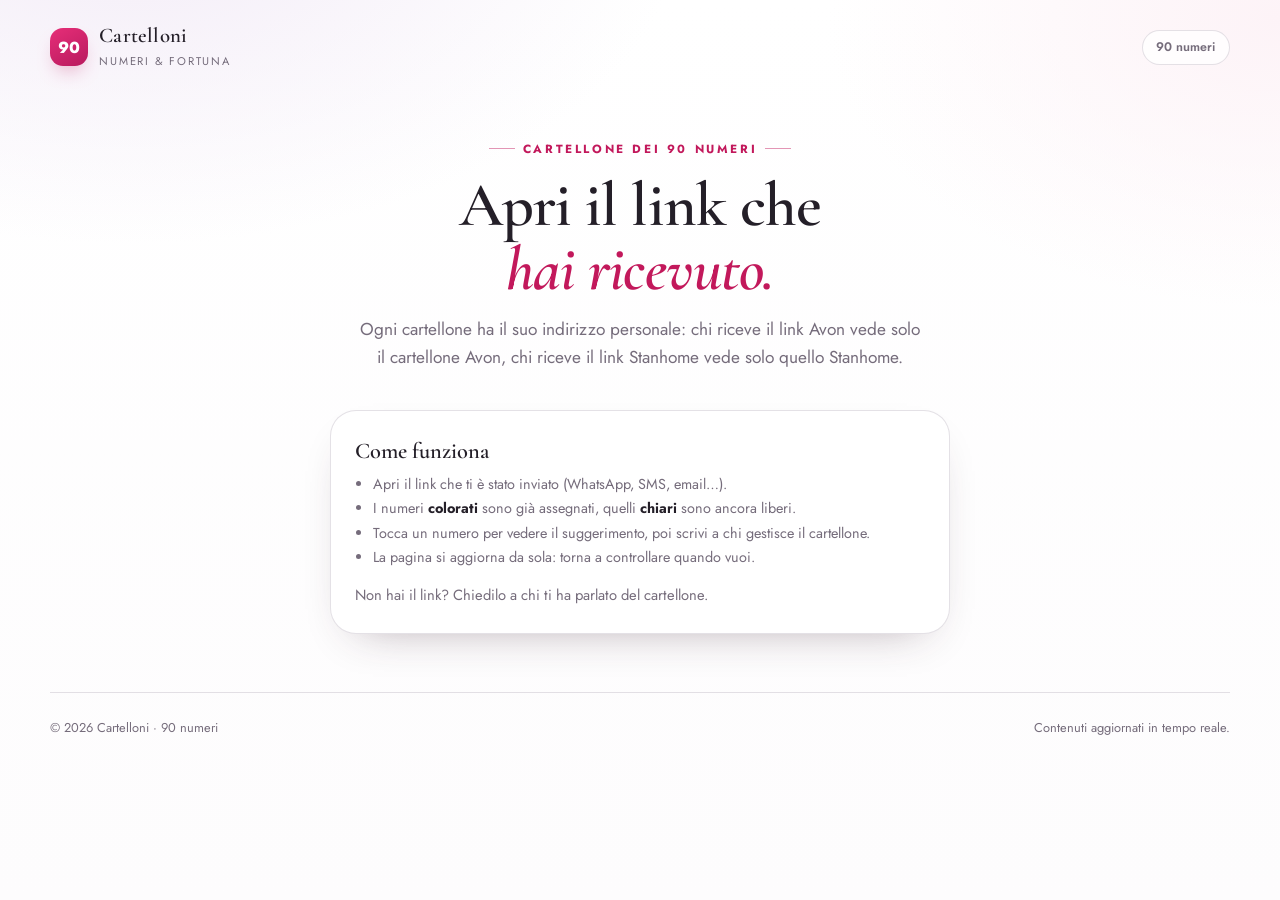
<file: index.html>
<!DOCTYPE html>
<html lang="it" data-brand="hub">
<head>
<meta charset="utf-8">
<meta name="viewport" content="width=device-width, initial-scale=1">
<title>Cartelloni 90 numeri</title>
<meta name="description" content="Cartelloni dei 90 numeri: apri il link che hai ricevuto per vedere i numeri ancora liberi.">
<meta name="theme-color" content="#ffffff">
<link rel="icon" href="data:image/svg+xml,%3Csvg xmlns='http://www.w3.org/2000/svg' viewBox='0 0 64 64'%3E%3Crect width='64' height='64' rx='16' fill='%23fff1f6'/%3E%3Ctext x='32' y='44' font-size='30' font-family='Georgia,serif' font-weight='700' fill='%23d6246e' text-anchor='middle'%3E90%3C/text%3E%3C/svg%3E">
<link rel="preconnect" href="https://fonts.googleapis.com">
<link rel="preconnect" href="https://fonts.gstatic.com" crossorigin>
<link href="https://fonts.googleapis.com/css2?family=Cormorant+Garamond:ital,wght@0,500;0,600;1,500&family=Jost:wght@400;500;600;700;800&display=swap" rel="stylesheet">
<link rel="stylesheet" href="assets/style.css">
</head>
<body data-brand="hub">
<div class="wrap">

  <header class="topbar">
    <div class="brandmark">
      <span class="dot">90</span>
      <span>
        <b>Cartelloni</b>
        <span>numeri &amp; fortuna</span>
      </span>
    </div>
    <span class="tag">90 numeri</span>
  </header>

  <main class="hub-hero">
    <span class="eyebrow">Cartellone dei 90 numeri</span>
    <h1>Apri il link che<br><em>hai ricevuto.</em></h1>
    <p class="lede">
      Ogni cartellone ha il suo indirizzo personale: chi riceve il link Avon vede solo
      il cartellone Avon, chi riceve il link Stanhome vede solo quello Stanhome.
    </p>

    <div class="notice">
      <h2>Come funziona</h2>
      <ul>
        <li>Apri il link che ti è stato inviato (WhatsApp, SMS, email…).</li>
        <li>I numeri <b>colorati</b> sono già assegnati, quelli <b>chiari</b> sono ancora liberi.</li>
        <li>Tocca un numero per vedere il suggerimento, poi scrivi a chi gestisce il cartellone.</li>
        <li>La pagina si aggiorna da sola: torna a controllare quando vuoi.</li>
      </ul>
      <p style="margin-top:.9rem">Non hai il link? Chiedilo a chi ti ha parlato del cartellone.</p>
    </div>
  </main>

  <footer>
    <span>© <span id="year">2026</span> Cartelloni · 90 numeri</span>
    <span>Contenuti aggiornati in tempo reale.</span>
  </footer>
</div>
<script>document.getElementById('year').textContent = new Date().getFullYear();</script>
</body>
</html>
</file>
<file: assets/style.css>
/* =========================================================
   Cartelloni 90 numeri — stile chiaro
   Tre temi: hub (neutro), avon (bianco/rosa/oro), stanhome (bianco/verde/acqua)
   ========================================================= */

* { box-sizing: border-box; }

:root {
  --radius: 18px;
  --ease: cubic-bezier(.22, 1, .36, 1);
  --shadow-soft: 0 18px 44px -28px rgba(58, 32, 46, .45);
  --shadow-card: 0 10px 26px -18px rgba(58, 32, 46, .35);
}

html, body { margin: 0; padding: 0; }

body {
  min-height: 100vh;
  font-family: var(--font-body, system-ui, sans-serif);
  color: var(--ink);
  background: var(--bg);
  background-attachment: fixed;
  -webkit-font-smoothing: antialiased;
  overflow-x: hidden;
}

/* ---------- TEMA AVON (chiaro) ---------- */
body[data-brand="avon"] {
  --bg: radial-gradient(900px 520px at 8% -8%, #FFE9F2 0%, transparent 62%),
        radial-gradient(760px 480px at 100% 0%, #FFF6E4 0%, transparent 58%),
        radial-gradient(900px 700px at 50% 110%, #FDF2F7 0%, transparent 60%),
        linear-gradient(180deg, #FFFFFF 0%, #FFFDFE 55%, #FFF9FB 100%);
  --ink: #2C2430;
  --muted: #7B6C78;
  --panel: rgba(255, 255, 255, .82);
  --panel-line: rgba(214, 160, 184, .38);
  --accent: #D6246E;
  --accent-2: #A9832B;
  --free-bg: #FFFFFF;
  --free-line: rgba(190, 150, 170, .34);
  --free-ink: #382D3C;
  --busy-bg: linear-gradient(150deg, #E62E78 0%, #B81A5E 58%, #8C1147 100%);
  --busy-ink: #FFFFFF;
  --font-body: "Jost", system-ui, sans-serif;
  --font-display: "Cormorant Garamond", Georgia, serif;
  --font-number: "Jost", system-ui, sans-serif;
}

/* ---------- TEMA STANHOME (chiaro) ---------- */
body[data-brand="stanhome"] {
  --bg: radial-gradient(880px 520px at 6% -8%, #E4F8EF 0%, transparent 62%),
        radial-gradient(760px 480px at 100% 2%, #E1F4FB 0%, transparent 58%),
        radial-gradient(900px 700px at 50% 110%, #F1FBF6 0%, transparent 60%),
        linear-gradient(180deg, #FFFFFF 0%, #FBFEFC 55%, #F6FCFA 100%);
  --ink: #10382F;
  --muted: #5F8079;
  --panel: rgba(255, 255, 255, .86);
  --panel-line: rgba(14, 130, 105, .18);
  --accent: #0A8058;
  --accent-2: #0B7F9C;
  --free-bg: #FFFFFF;
  --free-line: rgba(16, 82, 70, .16);
  --free-ink: #123F35;
  --busy-bg: linear-gradient(150deg, #12A574 0%, #0A855E 58%, #076B4C 100%);
  --busy-ink: #FFFFFF;
  --font-body: "Nunito", system-ui, sans-serif;
  --font-display: "Fraunces", Georgia, serif;
  --font-number: "Nunito", system-ui, sans-serif;
}

/* ---------- TEMA HUB (neutro chiaro) ---------- */
body[data-brand="hub"] {
  --bg: radial-gradient(900px 540px at 10% -10%, #F3ECF7 0%, transparent 62%),
        radial-gradient(780px 500px at 100% 2%, #FDF3F7 0%, transparent 58%),
        linear-gradient(180deg, #FFFFFF 0%, #FDFCFD 100%);
  --ink: #241F28;
  --muted: #756C7B;
  --panel: #FFFFFF;
  --panel-line: rgba(90, 70, 100, .16);
  --accent: #C2185B;
  --accent-2: #A9832B;
  --free-bg: #FFFFFF;
  --free-line: rgba(90, 70, 100, .18);
  --free-ink: #2A2430;
  --busy-bg: linear-gradient(150deg, #E62E78 0%, #B81A5E 100%);
  --busy-ink: #FFFFFF;
  --font-body: "Jost", system-ui, sans-serif;
  --font-display: "Cormorant Garamond", Georgia, serif;
  --font-number: "Jost", system-ui, sans-serif;
}

/* ================= LAYOUT ================= */
.wrap { width: min(1180px, 100% - 2rem); margin-inline: auto; }

.topbar {
  display: flex; align-items: center; justify-content: space-between;
  gap: 1rem; padding: 1.5rem 0 .6rem;
}
.brandmark {
  display: flex; align-items: center; gap: .7rem;
  text-decoration: none; color: var(--ink);
}
.brandmark .dot {
  width: 38px; height: 38px; border-radius: 13px; flex: 0 0 auto;
  display: grid; place-items: center;
  background: var(--busy-bg); color: #fff;
  font-weight: 800; font-size: 1rem;
  box-shadow: 0 10px 22px -12px var(--accent);
}
.brandmark b {
  font-family: var(--font-display); font-size: 1.3rem; font-weight: 600;
  letter-spacing: .01em; display: block; line-height: 1.15;
}
.brandmark > span:last-child > span {
  font-size: .7rem; color: var(--muted); letter-spacing: .16em; text-transform: uppercase;
}
.topbar .tag {
  padding: .45rem .85rem; border-radius: 999px;
  background: rgba(255,255,255,.8); border: 1px solid var(--panel-line);
  color: var(--muted); font-size: .78rem; font-weight: 600; white-space: nowrap;
}

/* ================= HERO ================= */
.hero { padding: 2.4rem 0 1.4rem; text-align: center; }
.eyebrow {
  display: inline-flex; align-items: center; gap: .5rem;
  font-size: .74rem; letter-spacing: .22em; text-transform: uppercase;
  color: var(--accent); font-weight: 700; margin-bottom: 1rem;
}
.eyebrow::before, .eyebrow::after {
  content: ""; width: 26px; height: 1px; background: currentColor; opacity: .45;
}
h1 {
  font-family: var(--font-display);
  font-weight: 600; line-height: 1.03; margin: 0 auto .85rem;
  font-size: clamp(2.2rem, 6vw, 3.9rem);
  letter-spacing: -.015em; max-width: 20ch;
  text-wrap: balance; color: var(--ink);
}
h1 em { font-style: italic; color: var(--accent); }
.lede {
  color: var(--muted); max-width: 56ch; margin: 0 auto;
  font-size: clamp(.95rem, 1.6vw, 1.08rem); line-height: 1.65;
}

/* ================= STATS ================= */
.stats {
  display: grid; grid-template-columns: repeat(3, 1fr); gap: .8rem;
  margin: 2rem 0 .4rem;
}
.stat {
  background: var(--panel); border: 1px solid var(--panel-line);
  border-radius: var(--radius); padding: 1rem 1.1rem;
  box-shadow: var(--shadow-card);
}
.stat .k {
  font-size: .68rem; letter-spacing: .16em; text-transform: uppercase;
  color: var(--muted); font-weight: 700;
}
.stat .v {
  font-family: var(--font-number); font-size: clamp(1.5rem, 4vw, 2.05rem);
  font-weight: 800; line-height: 1.1; margin-top: .3rem;
  font-variant-numeric: tabular-nums; color: var(--ink);
}
.stat.accent .v { color: var(--accent); }
.stat .sub { font-size: .77rem; color: var(--muted); margin-top: .15rem; }

.progress {
  grid-column: 1 / -1;
  height: 7px; border-radius: 999px; overflow: hidden; margin-top: .35rem;
  background: rgba(120, 90, 110, .14);
}
.progress i {
  display: block; height: 100%; width: 0%;
  border-radius: inherit; background: var(--busy-bg);
  transition: width 1s var(--ease);
}

/* ================= BOARD ================= */
.board-panel {
  margin: 1.7rem 0 0;
  background: var(--panel); border: 1px solid var(--panel-line);
  border-radius: calc(var(--radius) + 8px);
  padding: clamp(.85rem, 2.2vw, 1.6rem);
  box-shadow: var(--shadow-soft);
}
.board-head {
  display: flex; align-items: center; justify-content: space-between;
  gap: 1rem; flex-wrap: wrap; margin-bottom: 1rem;
}
.legend { display: flex; gap: 1.1rem; flex-wrap: wrap; font-size: .82rem; color: var(--muted); }
.legend i {
  display: inline-block; width: 15px; height: 15px; border-radius: 5px;
  vertical-align: -3px; margin-right: .45rem;
}
.legend .f { background: var(--free-bg); border: 1.5px solid var(--free-line); }
.legend .o { background: var(--busy-bg); }
.board-meta { font-size: .78rem; color: var(--muted); display: flex; align-items: center; gap: .45rem; }
.livedot { width: 7px; height: 7px; border-radius: 50%; background: #23B473; box-shadow: 0 0 0 0 rgba(35,180,115,.5); animation: pulse 2.4s infinite; }
/* Pallino grigio quando il tempo reale non è attivo (dati salvati su GitHub). */
body:not(.is-live) .livedot { background: #9AA0A6; box-shadow: none; animation: none; }
@keyframes pulse { 70% { box-shadow: 0 0 0 7px rgba(35,180,115,0); } 100% { box-shadow: 0 0 0 0 rgba(35,180,115,0); } }

.grid {
  display: grid; gap: clamp(.35rem, 1vw, .6rem);
  grid-template-columns: repeat(10, minmax(0, 1fr));
}
.num {
  position: relative; aspect-ratio: 1; border: 0; padding: 0;
  display: grid; place-items: center;
  border-radius: clamp(8px, 1.4vw, 14px);
  font-family: var(--font-number); font-weight: 700;
  font-size: clamp(.85rem, 1.9vw, 1.22rem);
  font-variant-numeric: tabular-nums;
  background: var(--free-bg); color: var(--free-ink);
  border: 1.5px solid var(--free-line);
  cursor: pointer; overflow: hidden;
  transition: transform .18s var(--ease), box-shadow .2s, border-color .2s, background .25s;
  -webkit-tap-highlight-color: transparent;
  box-shadow: 0 2px 6px -4px rgba(60, 35, 50, .30);
}
.num.free:hover, .num.free:focus-visible {
  transform: translateY(-3px) scale(1.03);
  border-color: var(--accent);
  box-shadow: 0 12px 24px -16px var(--accent);
  outline: none;
}
.num.free:active { transform: scale(.97); }
.num.busy {
  background: var(--busy-bg); color: var(--busy-ink);
  border-color: transparent;
  box-shadow: 0 8px 18px -14px rgba(90, 20, 60, .75);
  cursor: default;
}
.num.busy .tick {
  position: absolute; top: 11%; right: 11%;
  width: 20%; height: 20%; min-width: 6px; min-height: 6px;
  border-radius: 50%; background: rgba(255,255,255,.9);
  display: grid; place-items: center; font-size: .5em; color: var(--accent);
  line-height: 1;
}
.num.shake { animation: shake .4s; }
@keyframes shake {
  25% { transform: translateX(-3px) rotate(-2deg); }
  50% { transform: translateX(3px) rotate(2deg); }
  75% { transform: translateX(-2px) rotate(-1deg); }
}
.num { animation: pop .45s var(--ease) backwards; }
@keyframes pop { from { opacity: 0; transform: translateY(8px) scale(.94); } }

.skeleton { color: transparent !important; background: #F3EEF1 !important; border-color: transparent !important; animation: shimmer 1.3s infinite linear; }
@keyframes shimmer { 50% { opacity: .6; } }

/* ================= CTA / FOOTER ================= */
.actions { display: flex; gap: .7rem; flex-wrap: wrap; justify-content: center; margin: 1.8rem 0 .2rem; }
.btn {
  display: inline-flex; align-items: center; gap: .5rem;
  padding: .8rem 1.3rem; border-radius: 999px; border: 0;
  font-family: var(--font-body); font-weight: 700; font-size: .92rem;
  text-decoration: none; cursor: pointer;
  background: var(--busy-bg); color: #fff;
  box-shadow: 0 14px 28px -18px var(--accent);
  transition: transform .18s var(--ease), box-shadow .2s, opacity .2s;
}
.btn:hover { transform: translateY(-2px); box-shadow: 0 18px 32px -18px var(--accent); }
.btn.ghost {
  background: #fff; color: var(--ink); border: 1px solid var(--panel-line);
  box-shadow: 0 4px 14px -10px rgba(60,35,50,.4);
}
.btn.ghost:hover { border-color: var(--accent); }

.how {
  margin: 2.6rem 0 0; padding: 1.5rem 0 0;
  border-top: 1px solid var(--panel-line);
  display: grid; grid-template-columns: repeat(3, 1fr); gap: 1rem;
}
.how article { padding: .3rem .2rem; }
.how .step {
  width: 30px; height: 30px; border-radius: 10px; display: grid; place-items: center;
  background: #fff; border: 1px solid var(--panel-line);
  font-weight: 800; font-size: .82rem; color: var(--accent); margin-bottom: .6rem;
  box-shadow: var(--shadow-card);
}
.how h3 { margin: 0 0 .3rem; font-size: .98rem; font-weight: 800; color: var(--ink); }
.how p { margin: 0; font-size: .87rem; line-height: 1.55; color: var(--muted); }

footer {
  margin-top: 2.6rem; padding: 1.6rem 0 2.4rem;
  border-top: 1px solid var(--panel-line);
  display: flex; justify-content: space-between; gap: 1rem; flex-wrap: wrap;
  font-size: .8rem; color: var(--muted);
}
footer a { color: var(--muted); }

/* ================= TOAST ================= */
.toast {
  position: fixed; left: 50%; bottom: 1.4rem; transform: translate(-50%, 140%);
  background: #2C2430; color: #fff;
  padding: .8rem 1.2rem; border-radius: 999px;
  font-size: .88rem; font-weight: 700; z-index: 50;
  box-shadow: 0 20px 42px -20px rgba(44,36,48,.7);
  transition: transform .45s var(--ease);
  max-width: calc(100% - 2rem); text-align: center;
}
.toast.show { transform: translate(-50%, 0); }

/* ================= HUB ================= */
.hub-hero { padding: 3.2rem 0 1rem; text-align: center; }
.hub-hero h1 { max-width: 22ch; }

.notice {
  max-width: 620px; margin: 2.4rem auto 0;
  background: #fff; border: 1px solid var(--panel-line);
  border-radius: calc(var(--radius) + 8px);
  padding: 1.6rem 1.5rem;
  box-shadow: var(--shadow-soft);
  text-align: left;
}
.notice h2 {
  font-family: var(--font-display); font-weight: 600;
  font-size: 1.4rem; margin: 0 0 .5rem; color: var(--ink);
}
.notice p { margin: 0 0 .7rem; color: var(--muted); font-size: .92rem; line-height: 1.6; }
.notice p:last-child { margin-bottom: 0; }
.notice ul { margin: .2rem 0 0; padding-left: 1.1rem; color: var(--muted); font-size: .9rem; line-height: 1.7; }
.notice b { color: var(--ink); }

/* ================= RESPONSIVE ================= */
@media (max-width: 900px) {
  .grid { grid-template-columns: repeat(9, minmax(0, 1fr)); }
  .how { grid-template-columns: 1fr; gap: .2rem; }
}
@media (max-width: 620px) {
  .grid { grid-template-columns: repeat(6, minmax(0, 1fr)); }
  .stats { grid-template-columns: 1fr 1fr; }
  .stats .stat:first-child { grid-column: span 2; }
  .board-head { flex-direction: column; align-items: flex-start; }
  h1 { font-size: clamp(1.9rem, 8vw, 2.6rem); }
  .topbar .tag { display: none; }
}
@media (max-width: 380px) {
  .grid { grid-template-columns: repeat(5, minmax(0, 1fr)); }
}
@media (prefers-reduced-motion: reduce) {
  *, *::before, *::after { animation-duration: .001ms !important; transition-duration: .001ms !important; }
}
</file>
